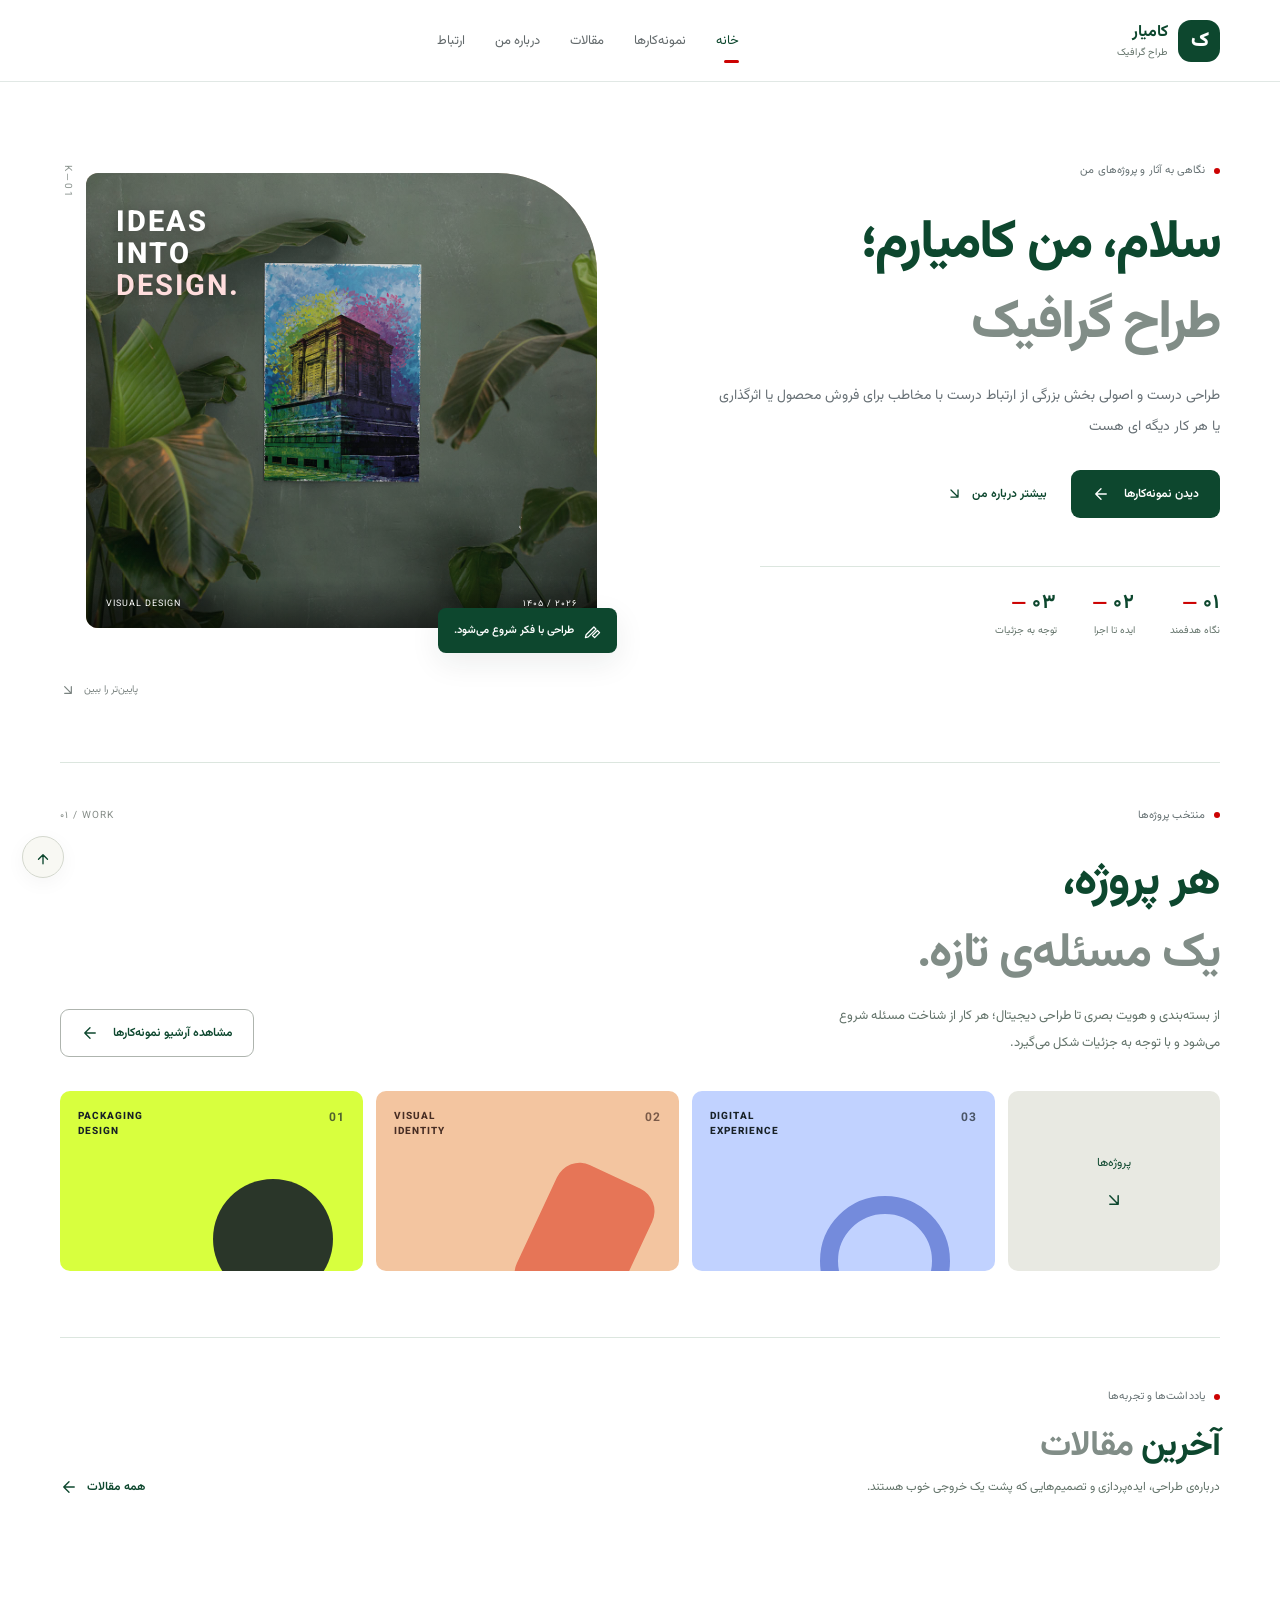
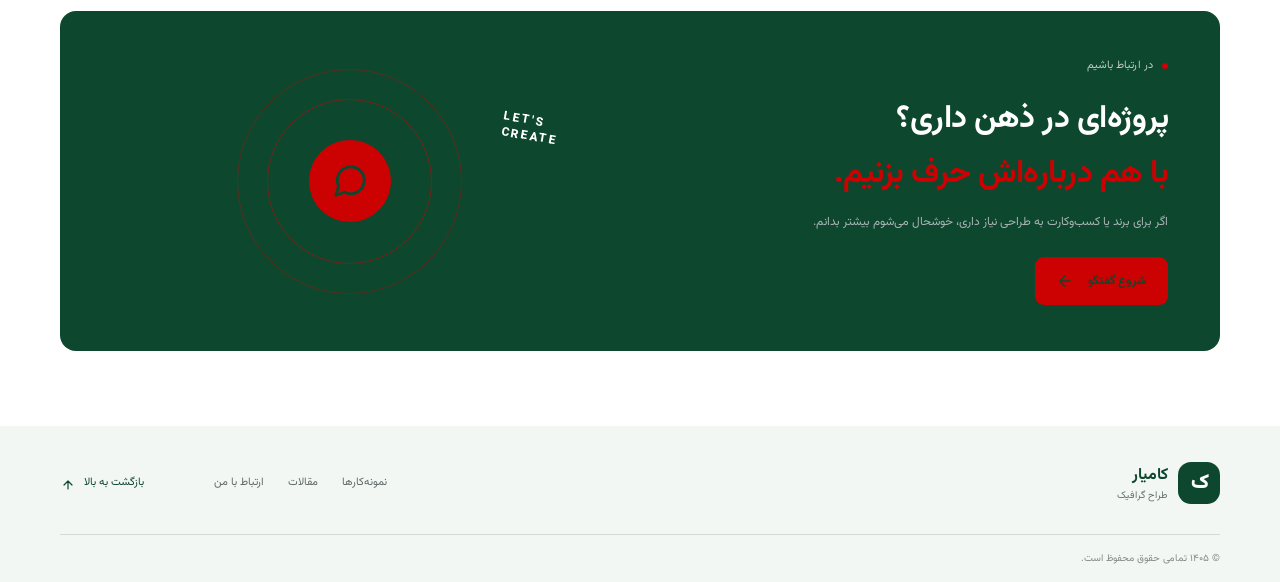
<file: index.html>
<!doctype html>
<html lang="fa" dir="rtl"><head><link rel="icon" type="image/svg+xml" href="./favicon.svg"><meta charset="utf-8"><meta name="viewport" content="width=device-width, initial-scale=1"><meta name="theme-color" content="#f6f5f0"><meta name="description" content="کامیار نوروزیان، طراح گرافیک؛ مشاهده نمونه‌کارهای طراحی بسته‌بندی، هویت بصری و مطالب آموزشی درباره طراحی گرافیک."><title>کامیار نوروزیان | طراح گرافیک</title><link rel="stylesheet" href="./css/styles.css"></head><body><div id="app"><div class="loading-screen">در حال آماده‌سازی سایت…</div></div><script src="./js/data.js"></script><script src="./js/app.js"></script></body></html>
</file>
<file: css/styles.css>
@import url('https://fonts.googleapis.com/css2?family=Vazirmatn:wght@300;400;500;600;700;800;900&display=swap');
:root{font-family:'Vazirmatn',Tahoma,sans-serif;color:#0d472e;background:#ffffff;font-synthesis:none;text-rendering:optimizeLegibility;--ink:#0d472e;--muted:#63736a;--line:#dce6df;--lime:#cc0202;--paper:#ffffff;--dark:#0d472e;--orange:#cc0202}
*{box-sizing:border-box}html{scroll-behavior:smooth;scroll-padding-top:90px}body{margin:0;min-width:320px;background:var(--paper)}a{color:inherit;text-decoration:none}button,input,textarea,select{font:inherit}button{cursor:pointer}img{display:block;max-width:100%}.container{width:min(1160px,calc(100% - 48px));margin-inline:auto}
.site-header{height:82px;position:sticky;top:0;z-index:20;background:rgba(246,245,240,.92);backdrop-filter:blur(16px);border-bottom:1px solid rgba(23,33,38,.09)}.header-inner{height:100%;display:flex;align-items:center;justify-content:space-between;gap:30px}.brand{display:flex;align-items:center;gap:10px;flex-shrink:0}.brand-mark{width:42px;height:42px;border-radius:13px;background:var(--lime);display:grid;place-items:center;font-weight:900;font-size:20px;letter-spacing:-2px}.brand strong,.brand small{display:block}.brand strong{font-size:16px;line-height:1.5}.brand small{font-size:10px;color:var(--muted);letter-spacing:.2px}.main-nav{display:flex;align-items:center;gap:30px}.main-nav a{font-size:13px;color:#62696b;transition:color .2s;position:relative}.main-nav a:hover,.main-nav a.active{color:var(--ink)}.main-nav a.active:after{content:"";height:3px;width:15px;background:var(--orange);position:absolute;bottom:-12px;right:0;border-radius:4px}.header-side{display:flex;align-items:center;gap:15px}.available{font-size:11px;color:#4f5d5d;display:flex;align-items:center;gap:7px;white-space:nowrap}.available i,.eyebrow i{display:inline-block;width:7px;height:7px;border-radius:50%;background:#81b94c}.menu-toggle{display:none;background:transparent;border:1px solid var(--line);width:42px;height:42px;border-radius:12px;align-items:center;justify-content:center}
.hero{min-height:620px;padding-top:66px;padding-bottom:48px;display:grid;grid-template-columns:1.02fr .98fr;gap:48px;align-items:center;position:relative}.hero-copy{padding:14px 0 34px}.eyebrow{font-size:11px;color:#667173;display:flex;align-items:center;gap:9px;letter-spacing:.1px}.eyebrow i{width:6px;height:6px;background:var(--orange)}.hero h1{font-size:clamp(38px,4.2vw,57px);line-height:1.48;letter-spacing:-1.8px;margin:26px 0 17px;font-weight:800}.hero h1 span,.page-heading h1 span,.section-header h2 span,.promo-content h2 span,.detail-description h2 span{color:#818d87}.hero h1 b{font-weight:800}.hero-lead{font-size:14px;line-height:2.2;color:#687176;max-width:510px;margin:0}.hero-actions{display:flex;align-items:center;gap:24px;margin-top:27px;flex-wrap:wrap}.button{display:inline-flex;align-items:center;justify-content:center;gap:14px;border-radius:9px;padding:14px 20px;font-size:12px;font-weight:600;border:1px solid transparent;transition:transform .2s,background .2s;min-height:48px}.button:hover{transform:translateY(-2px)}.button-dark{background:var(--dark);color:white}.button-dark:hover{background:#29363c}.button-lime{background:var(--lime);color:var(--ink)}.button-outline{border-color:#aeb4ae;background:transparent;color:var(--ink)}.text-link{display:inline-flex;align-items:center;gap:9px;font-size:12px;font-weight:600}.text-link svg,.card-arrow,.read-more svg{transition:transform .2s}.text-link:hover svg,.project-card:hover .card-arrow,.article-card:hover .read-more svg{transform:translateX(-4px)}.hero-stats{display:flex;gap:35px;margin-top:48px;padding-top:20px;border-top:1px solid var(--line);max-width:460px}.hero-stats div{display:flex;flex-direction:column;gap:4px}.hero-stats strong{font-size:20px;letter-spacing:1px}.hero-stats strong span{color:var(--orange);padding-right:4px}.hero-stats small{font-size:10px;color:var(--muted)}.hero-art{position:relative;padding:8px 8px 26px 26px}.hero-image-wrap{height:455px;position:relative;overflow:hidden;border-radius:12px 100px 12px 12px;background:#e2c5b2}.hero-image-wrap>img{width:100%;height:100%;object-fit:cover;filter:saturate(.8)}.art-overlay{position:absolute;inset:0;background:linear-gradient(140deg,rgba(15,24,32,.08),rgba(15,24,32,.25))}.art-stamp{position:absolute;left:30px;top:36px;color:white;font-size:29px;font-weight:800;line-height:1.1;letter-spacing:2px;direction:ltr;text-shadow:0 2px 12px #1a1a1a55}.art-stamp b{color:var(--lime)}.art-caption{position:absolute;bottom:0;left:0;right:0;padding:17px 20px;display:flex;justify-content:space-between;color:white;background:linear-gradient(transparent,rgba(0,0,0,.5));font-size:9px;letter-spacing:1px;direction:ltr}.hero-note{position:absolute;right:-12px;bottom:1px;background:var(--lime);border-radius:8px;padding:14px 16px;display:flex;align-items:center;gap:10px;font-size:11px;font-weight:600;box-shadow:0 10px 30px #17212614}.hero-index{position:absolute;left:0;top:0;color:#8c9590;font-size:10px;letter-spacing:2px;writing-mode:vertical-rl}.hero-scroll{position:absolute;bottom:22px;left:0;display:flex;align-items:center;gap:8px;font-size:10px;color:#7a8380}
.portfolio-promo{margin-top:42px;padding:44px 0 66px;border-top:1px solid var(--line)}.promo-top{display:flex;justify-content:space-between;align-items:center}.section-number{font-size:10px;color:#858c87;letter-spacing:1px;direction:ltr}.promo-content{display:flex;align-items:end;justify-content:space-between;gap:35px;margin-top:23px}.promo-content h2{font-size:clamp(32px,4vw,48px);line-height:1.5;letter-spacing:-1.3px;margin:0}.promo-content p{max-width:420px;color:var(--muted);font-size:13px;line-height:2.1;margin:12px 0 0}.promo-preview{display:grid;grid-template-columns:1fr 1fr 1fr .7fr;gap:13px;margin-top:34px;direction:ltr}.promo-tile{height:180px;position:relative;overflow:hidden;border-radius:10px;padding:18px;display:flex;justify-content:space-between;align-items:flex-start;font-size:10px;font-weight:800;letter-spacing:1px}.promo-tile b{font-size:12px;opacity:.7}.tile-lime{background:#d8ff3e;color:#182127}.tile-peach{background:#f3c5a0;color:#482e24}.tile-blue{background:#c1d2ff;color:#182127}.tile-shape{position:absolute;bottom:-28px;right:30px;width:120px;height:120px;background:#182127;border-radius:50%;opacity:.9}.tile-peach .tile-shape{background:#e56d4f;border-radius:25px;transform:rotate(25deg);width:105px;height:145px;right:42px;bottom:-44px}.tile-blue .tile-shape{background:transparent;border:18px solid #6c83d9;width:130px;height:130px;right:45px;bottom:-55px}.promo-note{background:#e8e9e2;border-radius:10px;display:flex;flex-direction:column;align-items:center;justify-content:center;gap:15px;font-size:12px;line-height:1.8;direction:rtl}
.latest-articles{padding:50px 0 85px;border-top:1px solid var(--line)}.section-header{display:flex;align-items:end;justify-content:space-between;gap:25px;margin-bottom:30px}.section-header h2{font-size:35px;margin:14px 0 4px;letter-spacing:-1px}.section-header p{font-size:12px;color:var(--muted);margin:0}.articles-grid{display:grid;grid-template-columns:repeat(3,minmax(0,1fr));gap:22px}.article-card{border:1px solid #e2e2dc;background:#fbfaf7;border-radius:11px;overflow:hidden;display:flex;flex-direction:column;transition:transform .25s,border-color .25s}.article-card:hover{transform:translateY(-4px);border-color:#c4c9bd}.article-image{height:185px;position:relative;overflow:hidden;background:#e1e1da}.article-image img{width:100%;height:100%;object-fit:cover;transition:transform .5s}.article-card:hover .article-image img{transform:scale(1.04)}.article-read{position:absolute;bottom:12px;right:12px;border-radius:6px;padding:7px 9px;background:#f6f5f0ed;display:flex;align-items:center;gap:6px;font-size:10px}.article-copy{padding:18px;display:flex;flex-direction:column;flex:1}.article-meta{display:flex;justify-content:space-between;gap:10px;color:#838a86;font-size:10px}.article-meta span:first-child{color:#c15b42}.article-copy h3{font-size:16px;line-height:1.8;margin:13px 0 7px}.article-copy p{font-size:12px;line-height:2;color:var(--muted);margin:0 0 18px}.read-more{margin-top:auto;padding-top:14px;border-top:1px solid var(--line);display:flex;justify-content:space-between;align-items:center;font-size:11px;font-weight:700}
.contact-section{padding-bottom:75px}.contact-panel{background:var(--dark);border-radius:16px;min-height:340px;color:white;padding:45px 52px;display:grid;grid-template-columns:1.1fr .9fr;align-items:center;overflow:hidden;position:relative}.eyebrow.light{color:#c4cbc7}.contact-copy h2{font-size:32px;line-height:1.7;margin:18px 0 9px;letter-spacing:-.5px}.contact-copy h2 em{font-style:normal;color:var(--lime)}.contact-copy p{font-size:12px;color:#aab3b4;line-height:2;margin:0 0 23px}.contact-orbit{height:250px;position:relative;display:grid;place-items:center;direction:ltr}.orbit{position:absolute;border:1px solid #cc020266;border-radius:50%;width:225px;height:225px}.orbit-two{width:165px;height:165px;border-color:#cc020288}.orbit-core{width:82px;height:82px;border-radius:50%;background:var(--lime);color:var(--ink);display:grid;place-items:center;z-index:1}.orbit-label{position:absolute;right:6%;top:23%;font-size:12px;line-height:1.3;font-weight:800;letter-spacing:2px;transform:rotate(10deg)}.footer{background:#ecece5;padding:36px 0 0}.footer-top{display:grid;grid-template-columns:1fr auto auto;align-items:start;gap:70px;padding-bottom:30px}.footer-brand .brand-mark{background:var(--dark);color:var(--lime)}.footer-top p{font-size:11px;color:var(--muted);margin:15px 0 0}.footer-links{display:flex;gap:24px;padding-top:12px}.footer-links a{font-size:11px;color:#5f6968}.footer-links a:hover{color:var(--ink)}.back-top{display:flex;gap:8px;align-items:center;font-size:11px;padding-top:12px}.footer-bottom{border-top:1px solid #d8d9d1;padding-block:16px;display:flex;justify-content:space-between;color:#858b85;font-size:10px}.floating-top{position:fixed;bottom:22px;left:22px;z-index:10;width:42px;height:42px;border:1px solid #d3d7cd;background:#f8f8f2e8;backdrop-filter:blur(8px);border-radius:50%;display:grid;place-items:center;color:var(--ink);box-shadow:0 5px 20px #0000000b}.floating-top:hover{background:var(--lime)}
.inner-page{padding-top:75px;padding-bottom:85px;min-height:65vh}.page-heading{max-width:800px;padding-bottom:35px}.page-heading h1{font-size:clamp(34px,4.8vw,55px);line-height:1.55;letter-spacing:-1.4px;margin:18px 0 10px}.page-heading p{font-size:14px;color:var(--muted);line-height:2.1;margin:0;max-width:650px}.archive-tools{display:flex;justify-content:space-between;align-items:center;gap:18px;padding:18px 0 25px;border-top:1px solid var(--line);margin-bottom:6px}.filter-list{display:flex;gap:8px;flex-wrap:wrap}.filter{border:1px solid #d9dcd4;background:transparent;border-radius:7px;padding:9px 13px;font-size:11px;color:#68716d}.filter.active,.filter:hover{background:var(--dark);color:white;border-color:var(--dark)}.search-box{display:flex;align-items:center;gap:8px;border:1px solid #d9dcd4;background:#fbfaf7;border-radius:8px;padding:0 12px;height:40px;min-width:190px;color:#79827c}.search-box input{border:0;outline:0;background:transparent;width:100%;font-size:11px;color:var(--ink)}.projects-grid{display:grid;grid-template-columns:repeat(3,minmax(0,1fr));gap:28px 20px}.project-card{min-width:0}.project-image{height:265px;border-radius:10px;overflow:hidden;position:relative;background:#e0e2dc}.project-image img{height:100%;width:100%;object-fit:cover;transition:transform .5s}.project-card:hover .project-image img{transform:scale(1.045)}.image-arrow{position:absolute;top:12px;left:12px;width:37px;height:37px;border-radius:50%;display:grid;place-items:center;background:var(--lime);color:var(--ink)}.project-year{position:absolute;right:12px;bottom:12px;background:#f6f5f0e8;padding:6px 9px;border-radius:5px;font-size:10px}.project-info{display:flex;align-items:center;justify-content:space-between;padding:14px 2px}.project-category{font-size:10px;color:#c15b42}.project-info h3{font-size:16px;margin:6px 0 0}.card-arrow{color:#89918c}.empty-state{padding:55px 15px;text-align:center;color:var(--muted);font-size:13px;border:1px dashed #cdd1c7;border-radius:10px}
.back-link{display:inline-flex;align-items:center;gap:9px;color:#6c7772;font-size:12px;margin-bottom:28px}.back-link:hover{color:var(--ink)}.detail-heading{max-width:780px;margin-bottom:30px}.detail-heading h1,.article-detail-heading h1{font-size:clamp(36px,5vw,60px);line-height:1.45;letter-spacing:-1.5px;margin:15px 0}.detail-heading p,.article-detail-heading p{font-size:14px;color:var(--muted);line-height:2.1;max-width:650px}.detail-image{height:min(55vw,520px);min-height:280px;position:relative;border-radius:13px;overflow:hidden;background:#e0e0d9}.detail-image img{width:100%;height:100%;object-fit:cover}.detail-image-tag{position:absolute;bottom:18px;left:18px;background:#f6f5f0e8;padding:9px 12px;border-radius:5px;font-size:10px;letter-spacing:1px;direction:ltr}.detail-description{display:grid;grid-template-columns:1fr 1fr;gap:60px;padding:55px 0;border-bottom:1px solid var(--line)}.detail-description h2{font-size:30px;line-height:1.6;margin:17px 0}.detail-description>div:nth-child(2)>p{font-size:14px;line-height:2.2;color:var(--muted);margin-top:0}.tag-list{display:flex;gap:8px;flex-wrap:wrap;margin-top:20px}.tag-list span{border:1px solid #d5d9d0;border-radius:5px;padding:7px 11px;font-size:10px;color:#59635e}.detail-next,.article-bottom-link{display:flex;align-items:center;justify-content:space-between;padding-top:25px}.detail-next>span,.article-bottom-link>span{font-size:11px;color:var(--muted)}.detail-next a,.article-bottom-link a{display:flex;align-items:center;gap:10px;font-size:12px;font-weight:700}
.archive-articles{padding-top:12px}.archive-articles .article-image{height:210px}.article-detail article{max-width:850px;margin:auto}.article-detail-heading{padding:15px 0 24px}.article-detail-heading h1{max-width:780px}.article-hero-image{width:100%;height:420px;object-fit:cover;border-radius:12px}.article-body{max-width:700px;margin:38px auto 55px}.article-body>p{font-size:15px;line-height:2.5;color:#46514f;margin:0 0 22px}.article-callout{background:#e9ecdf;border-right:4px solid var(--orange);padding:22px 25px;margin-top:35px;border-radius:6px}.article-callout span{font-size:11px;color:#c15b42;font-weight:700}.article-callout p{font-size:16px;line-height:2;margin:10px 0 0;font-weight:600}
.about-layout{display:grid;grid-template-columns:.9fr 1.1fr;gap:70px;align-items:center;margin-top:10px}.about-art{position:relative;padding:15px 15px 35px 0}.about-art-bg{height:410px;background:#d8ff3e;border-radius:12px;overflow:hidden;position:relative;display:flex;flex-direction:column;justify-content:center;align-items:center;line-height:.98;color:var(--dark);font-size:clamp(40px,6vw,76px);font-weight:900;letter-spacing:-3px;direction:ltr}.about-art-bg span{z-index:1}.about-art-bg span:nth-child(2){color:#f46b4f}.about-shape{position:absolute;width:230px;height:230px;border-radius:50%;border:35px solid #101820;right:-65px;bottom:-60px;opacity:.12}.about-caption{position:absolute;bottom:12px;left:20px;font-size:9px;letter-spacing:1.4px;direction:ltr;color:#68716b}.about-copy h2{font-size:36px;line-height:1.7;margin:16px 0}.about-copy>p{font-size:13px;color:var(--muted);line-height:2.25}.approach-list{margin:28px 0;border-top:1px solid var(--line)}.approach-list>div{display:grid;grid-template-columns:45px 1fr 1fr;gap:12px;align-items:center;padding:14px 0;border-bottom:1px solid var(--line)}.approach-list span{font-size:11px;color:#c15b42}.approach-list strong{font-size:12px}.approach-list small{font-size:10px;color:var(--muted)}
.contact-layout{display:grid;grid-template-columns:.9fr 1.1fr;gap:55px;align-items:start;margin-top:10px}.contact-methods{display:flex;flex-direction:column;border-top:1px solid var(--line)}.contact-method{display:flex;align-items:center;gap:14px;padding:19px 0;border-bottom:1px solid var(--line)}.method-icon{width:44px;height:44px;background:#cc0202;color:#ffffff;border-radius:10px;display:grid;place-items:center;flex-shrink:0;transition:transform .25s,background .25s}.method-icon svg{width:20px;height:20px}.contact-method:hover .method-icon{background:#a90101;transform:translateY(-2px)}.contact-method>span:nth-child(2){flex:1;display:flex;flex-direction:column;gap:4px}.contact-method small{font-size:10px;color:var(--muted)}.contact-method strong{font-size:13px;direction:ltr;text-align:right}.contact-method>svg{color:#89918c}.contact-hint{font-size:10px;line-height:1.9;color:#9a6b43;background:#f2e8d9;padding:12px;border-radius:7px}.contact-form{background:#fbfaf7;border:1px solid #e0e1da;border-radius:12px;padding:27px}.contact-form h2{font-size:23px;margin:13px 0 22px}.contact-form label{display:flex;flex-direction:column;gap:8px;font-size:11px;margin-bottom:15px;color:#5e6863}.contact-form input,.contact-form textarea,.contact-form select{width:100%;border:1px solid #dfe1da;background:#f7f7f2;border-radius:7px;padding:12px;outline:none;font-size:12px;color:var(--ink);resize:vertical}.contact-form input:focus,.contact-form textarea:focus,.contact-form select:focus{border-color:#aab99a}.contact-form .button{width:100%;margin-top:3px}.form-notice{display:flex;align-items:start;gap:7px;color:#5f7a38;font-size:11px;line-height:1.8;margin-bottom:0}.not-found{min-height:60vh;display:flex;flex-direction:column;align-items:flex-start;justify-content:center}.not-found h1{font-size:clamp(42px,7vw,75px);line-height:1.5;margin:20px 0 28px}.not-found h1 span{color:#8a958d}
@media(max-width:900px){.main-nav{gap:18px}.hero{gap:25px;min-height:570px}.hero h1{font-size:43px}.hero-image-wrap{height:405px}.hero-stats{gap:22px}.promo-content{align-items:start}.promo-preview{grid-template-columns:1fr 1fr 1fr}.promo-note{display:none}.project-image{height:220px}.about-layout{gap:35px}.contact-panel{padding:35px}.contact-orbit{transform:scale(.85)}.footer-top{gap:35px}}
@media(max-width:680px){.container{width:calc(100% - 34px)}.site-header{height:70px}.brand-mark{width:38px;height:38px}.header-side{gap:10px}.available{font-size:10px}.menu-toggle{display:flex;width:38px;height:38px}.main-nav{display:none;position:absolute;top:69px;right:0;left:0;background:var(--paper);border-bottom:1px solid var(--line);padding:14px 22px 20px;flex-direction:column;align-items:stretch;gap:0;box-shadow:0 14px 24px #1721260b}.main-nav.open{display:flex}.main-nav a{padding:13px 4px;border-bottom:1px solid #e6e7e0;font-size:13px}.main-nav a:last-child{border:0}.main-nav a.active:after{bottom:50%;transform:translateY(50%);right:auto;left:5px}.hero{grid-template-columns:1fr;gap:18px;padding-top:42px;padding-bottom:60px}.hero-copy{padding:0}.hero h1{font-size:clamp(36px,9vw,47px);line-height:1.55;margin-top:20px}.hero-lead{font-size:13px}.hero-actions{gap:18px}.hero-stats{margin-top:32px;gap:25px}.hero-art{padding:0 4px 20px 15px;margin-top:4px}.hero-image-wrap{height:340px;border-top-right-radius:75px}.art-stamp{font-size:24px;left:20px;top:23px}.hero-note{right:-3px;bottom:0;padding:11px 12px}.hero-scroll{bottom:16px;left:0}.portfolio-promo{margin-top:20px;padding:35px 0 45px}.promo-content{flex-direction:column;gap:22px;margin-top:20px}.promo-content h2{font-size:36px}.promo-content p{font-size:12px}.promo-preview{gap:8px;margin-top:25px}.promo-tile{height:135px;padding:11px;font-size:8px}.tile-shape{width:85px;height:85px;right:10px;bottom:-30px}.tile-peach .tile-shape{width:75px;height:110px;right:15px}.tile-blue .tile-shape{width:95px;height:95px;right:15px;border-width:12px}.latest-articles{padding:35px 0 48px}.section-header{align-items:start;flex-direction:column;margin-bottom:22px}.section-header h2{font-size:31px}.section-header p{font-size:11px;line-height:2}.articles-grid{grid-template-columns:1fr;gap:15px}.article-card{display:grid;grid-template-columns:38% 1fr;min-height:170px}.article-image{height:100%;min-height:170px}.article-read{font-size:0;gap:0;padding:7px}.article-read svg{width:15px;height:15px}.article-copy{padding:13px}.article-meta{font-size:9px;flex-wrap:wrap}.article-copy h3{font-size:13px;line-height:1.8;margin:8px 0 5px}.article-copy p{font-size:10px;line-height:1.9;margin-bottom:8px}.read-more{font-size:10px;padding-top:8px}.contact-section{padding-bottom:45px}.contact-panel{grid-template-columns:1fr;padding:30px 23px 15px;min-height:0}.contact-copy h2{font-size:26px}.contact-copy p{font-size:11px}.contact-orbit{height:170px;transform:scale(.75);transform-origin:center top;margin-top:14px;margin-bottom:-25px}.orbit{width:200px;height:200px}.orbit-two{width:145px;height:145px}.footer-top{grid-template-columns:1fr 1fr;gap:25px;padding-bottom:23px}.footer-top>div:first-child{grid-column:1/-1}.footer-links{flex-direction:column;gap:12px;padding-top:0}.back-top{align-self:start;padding-top:0}.footer-bottom{gap:8px;flex-direction:column;font-size:9px}.floating-top{bottom:13px;left:13px;width:38px;height:38px}.inner-page{padding-top:48px;padding-bottom:55px}.page-heading{padding-bottom:25px}.page-heading h1{font-size:clamp(31px,8vw,43px);line-height:1.65;margin:14px 0 7px}.page-heading p{font-size:12px;line-height:2}.archive-tools{flex-direction:column;align-items:stretch;gap:14px;padding-top:15px}.filter-list{gap:6px}.filter{padding:8px 10px;font-size:10px}.search-box{width:100%}.projects-grid{grid-template-columns:1fr 1fr;gap:20px 12px}.project-image{height:clamp(150px,48vw,230px)}.project-info{padding-top:10px}.project-info h3{font-size:12px;line-height:1.7}.project-category{font-size:9px}.image-arrow{width:31px;height:31px;top:8px;left:8px}.project-year{font-size:9px;right:8px;bottom:8px}.detail-heading h1,.article-detail-heading h1{font-size:34px}.detail-heading p,.article-detail-heading p{font-size:12px}.detail-image{height:300px;min-height:0}.detail-description{grid-template-columns:1fr;gap:5px;padding:35px 0}.detail-description h2{font-size:27px;margin:10px 0}.detail-description>div:nth-child(2)>p{font-size:12px}.detail-next,.article-bottom-link{gap:15px}.detail-next>span,.article-bottom-link>span{font-size:10px}.detail-next a,.article-bottom-link a{font-size:10px}.archive-articles{padding-top:0}.archive-articles .article-image{height:100%;min-height:170px}.article-hero-image{height:260px}.article-body{margin:25px auto 35px}.article-body>p{font-size:13px;line-height:2.35}.article-callout{padding:17px}.article-callout p{font-size:14px}.about-layout{grid-template-columns:1fr;gap:30px}.about-art-bg{height:300px;font-size:60px}.about-copy h2{font-size:30px}.about-copy>p{font-size:12px}.approach-list>div{grid-template-columns:35px 1fr;gap:8px}.approach-list small{grid-column:2}.contact-layout{grid-template-columns:1fr;gap:30px}.contact-form{padding:21px}.contact-method{padding:15px 0}.contact-method strong{font-size:12px}.not-found h1{font-size:45px}}
@media(prefers-reduced-motion:reduce){*,*::before,*::after{scroll-behavior:auto!important;transition:none!important;animation:none!important}}
/* Motion pass: refined reveal and hover animations */
@keyframes riseIn{from{opacity:0;transform:translateY(22px)}to{opacity:1;transform:translateY(0)}}
@keyframes softIn{from{opacity:0;transform:scale(.985)}to{opacity:1;transform:scale(1)}}
.hero-copy{animation:riseIn .75s cubic-bezier(.2,.7,.2,1) both}.hero-art{animation:softIn .9s .12s both}.hero-note{animation:riseIn .7s .35s both}
.project-card,.article-card,.promo-tile,.contact-panel,.section-header,.page-heading,.detail-description,.about-layout,.contact-layout{transition:transform .35s cubic-bezier(.2,.7,.2,1),box-shadow .35s,border-color .3s}
.project-card:hover,.promo-tile:hover{transform:translateY(-5px)}.article-card:hover{box-shadow:0 16px 35px rgba(13,71,46,.09)}
.button{transition:transform .25s cubic-bezier(.2,.7,.2,1),background .25s,box-shadow .25s}.button:hover{box-shadow:0 8px 20px rgba(13,71,46,.12)}
.site-header{background:rgba(255,255,255,.92);border-bottom-color:rgba(13,71,46,.12)}
.brand-mark{background:var(--dark);color:#fff}.footer{background:#f3f7f4}.footer-brand .brand-mark{background:var(--dark);color:#fff}
.art-stamp b{color:#ffdddd}.hero-note{background:var(--dark);color:#fff}.image-arrow{background:var(--orange);color:#fff}.filter.active,.filter:hover{background:var(--dark);border-color:var(--dark)}
.reveal-ready .reveal{opacity:0;transform:translateY(18px)}.reveal-ready .reveal.is-visible{opacity:1;transform:translateY(0);transition:opacity .65s ease,transform .65s cubic-bezier(.2,.7,.2,1)}
@media(prefers-reduced-motion:reduce){*,*::before,*::after{scroll-behavior:auto!important;animation-duration:.01ms!important;animation-iteration-count:1!important;transition-duration:.01ms!important}.reveal-ready .reveal{opacity:1;transform:none}}

/* ساختار گالری پروژه برای محتوای قابل مدیریت در آینده */
.project-gallery{display:grid;grid-template-columns:repeat(2,minmax(0,1fr));gap:16px;margin:24px 0 36px}.project-gallery img{display:block;width:100%;height:auto;max-height:720px;object-fit:cover;border-radius:10px;border:1px solid var(--line)}.contact-channel-note{font-size:10px;color:#7b847e;white-space:nowrap}@media(max-width:600px){.project-gallery{grid-template-columns:1fr}.contact-channel-note{display:none}}
/* Reusable article blocks managed from the Markdown editor */
.article-special-box{margin:30px 0;padding:24px;border-radius:14px;font-family:inherit;direction:rtl}
.article-special-box h3{font-size:21px;line-height:1.8;margin:0 0 10px}
.article-special-box p{font-size:13px;line-height:2.1;margin:0 0 18px}
.article-special-icon{width:46px;height:46px;border-radius:10px;display:grid;place-items:center;flex-shrink:0;font-size:25px;font-weight:700}
.article-download-box{background:#0d472e;color:#fff;text-align:center}
.article-download-box .article-special-icon{margin:0 auto 10px;background:#ffffff18;color:#fff}
.article-download-box h3{color:#fff}
.article-download-box p{color:#e5eee8}
.article-special-button{display:block;width:fit-content;max-width:100%;margin:0 auto;padding:12px 22px;border-radius:8px;background:#cc0202;color:#fff;text-align:center;text-decoration:none;font-size:12px;font-weight:700;line-height:1.8;overflow-wrap:anywhere;transition:transform .2s,filter .2s}
.article-special-button:hover{transform:translateY(-2px);filter:brightness(.95)}
.article-related-box{background:#fff;color:#222;border:1px solid #0d472e;text-align:right}
.article-related-heading{display:flex;align-items:center;gap:12px;margin-bottom:12px}
.article-related-heading .article-special-icon{background:#0d472e;color:#fff}
.article-related-box h3{color:#0d472e;margin:0}
.article-related-box p{color:#555}
.article-related-box .article-special-button{width:100%;background:#0d472e}
.article-notice-box{background:#f3f7f4;border-right:4px solid #cc0202;color:#0d472e}
.article-notice-box p{margin-bottom:0;color:#52645a}
.article-body h2,.article-body h3,.article-body h4{color:#0d472e;line-height:1.9;margin:30px 0 12px}
.article-body ul,.article-body ol{padding-right:24px;line-height:2.2;color:#46514f;margin:0 0 22px}
.article-body blockquote{margin:24px 0;padding:16px 20px;border-right:3px solid #cc0202;background:#f3f7f4;border-radius:8px;color:#46514f}
.article-body blockquote p{margin:0}
.article-body a{color:#0d472e;text-decoration:underline;text-underline-offset:3px}
@media(max-width:680px){.article-special-box{padding:19px;margin:24px 0}.article-special-box h3{font-size:18px}.article-special-box p{font-size:12px}.article-special-button{width:100%}}
</file>
